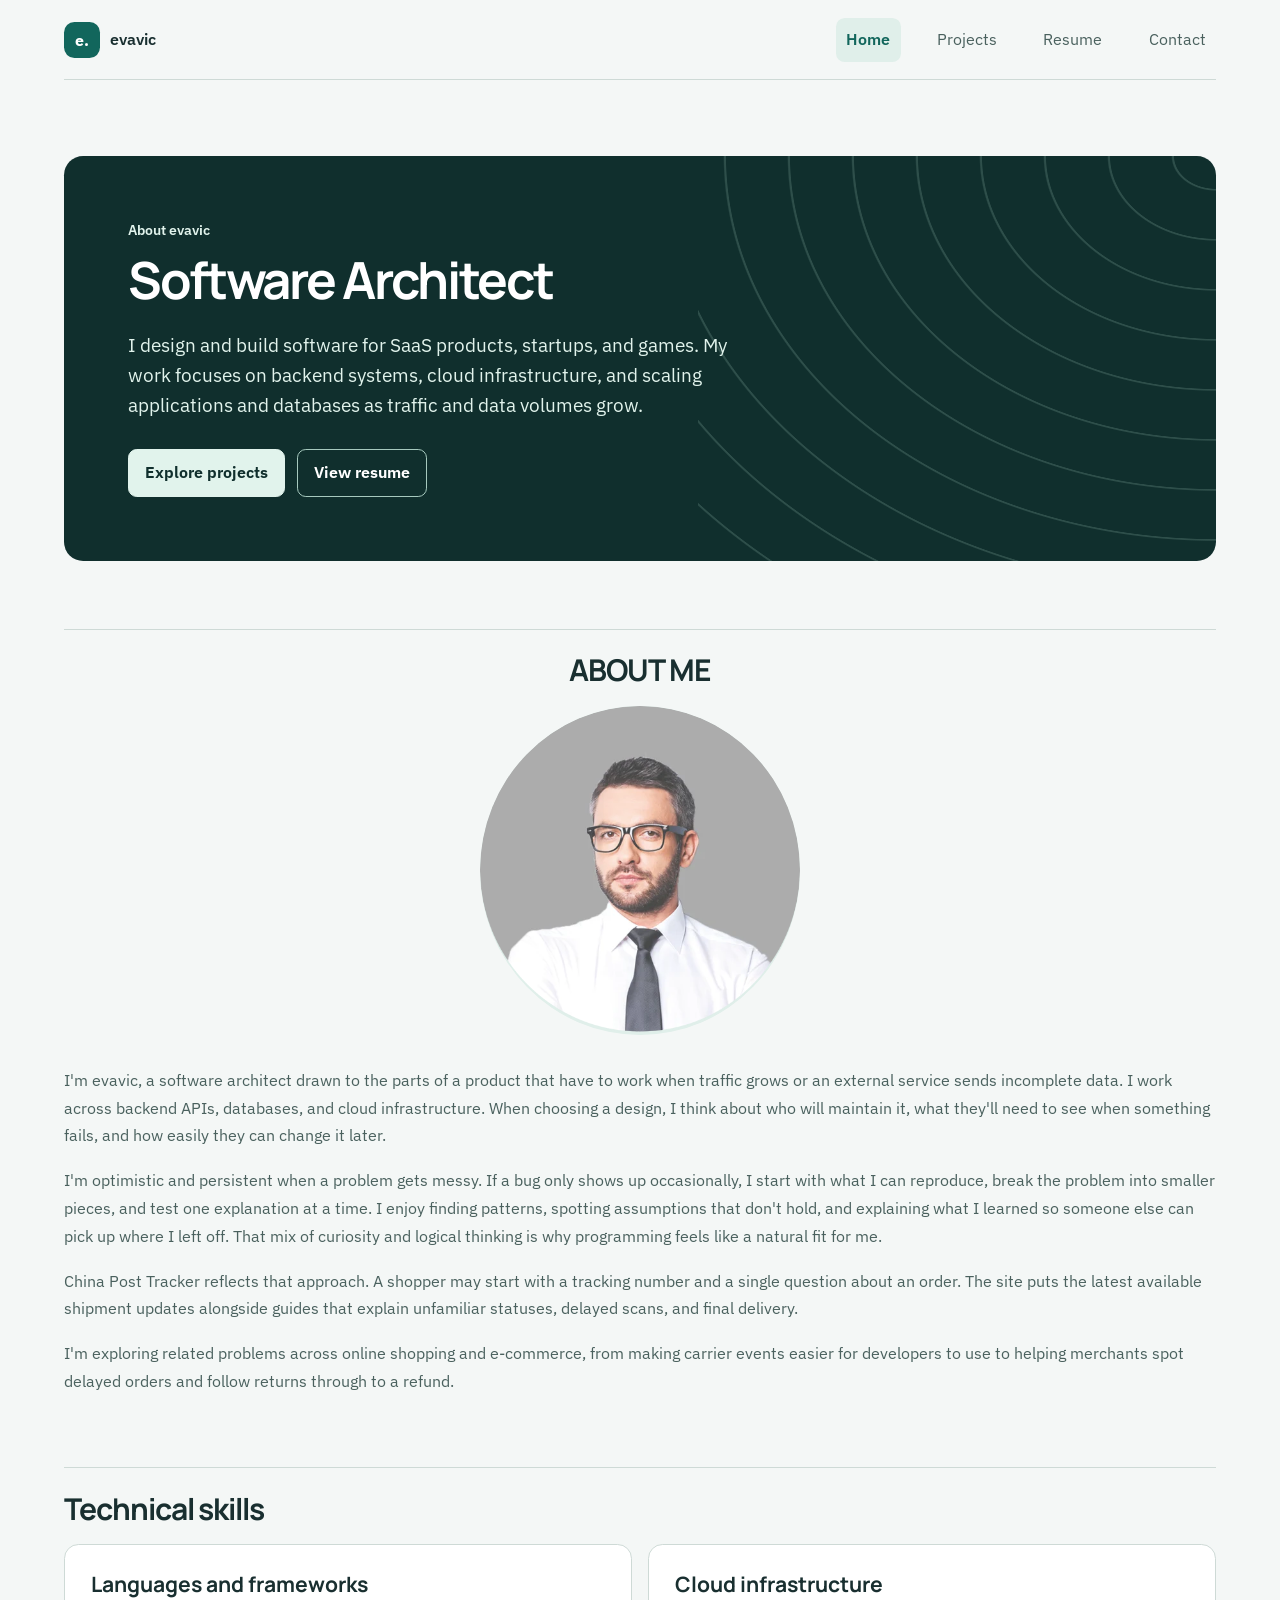
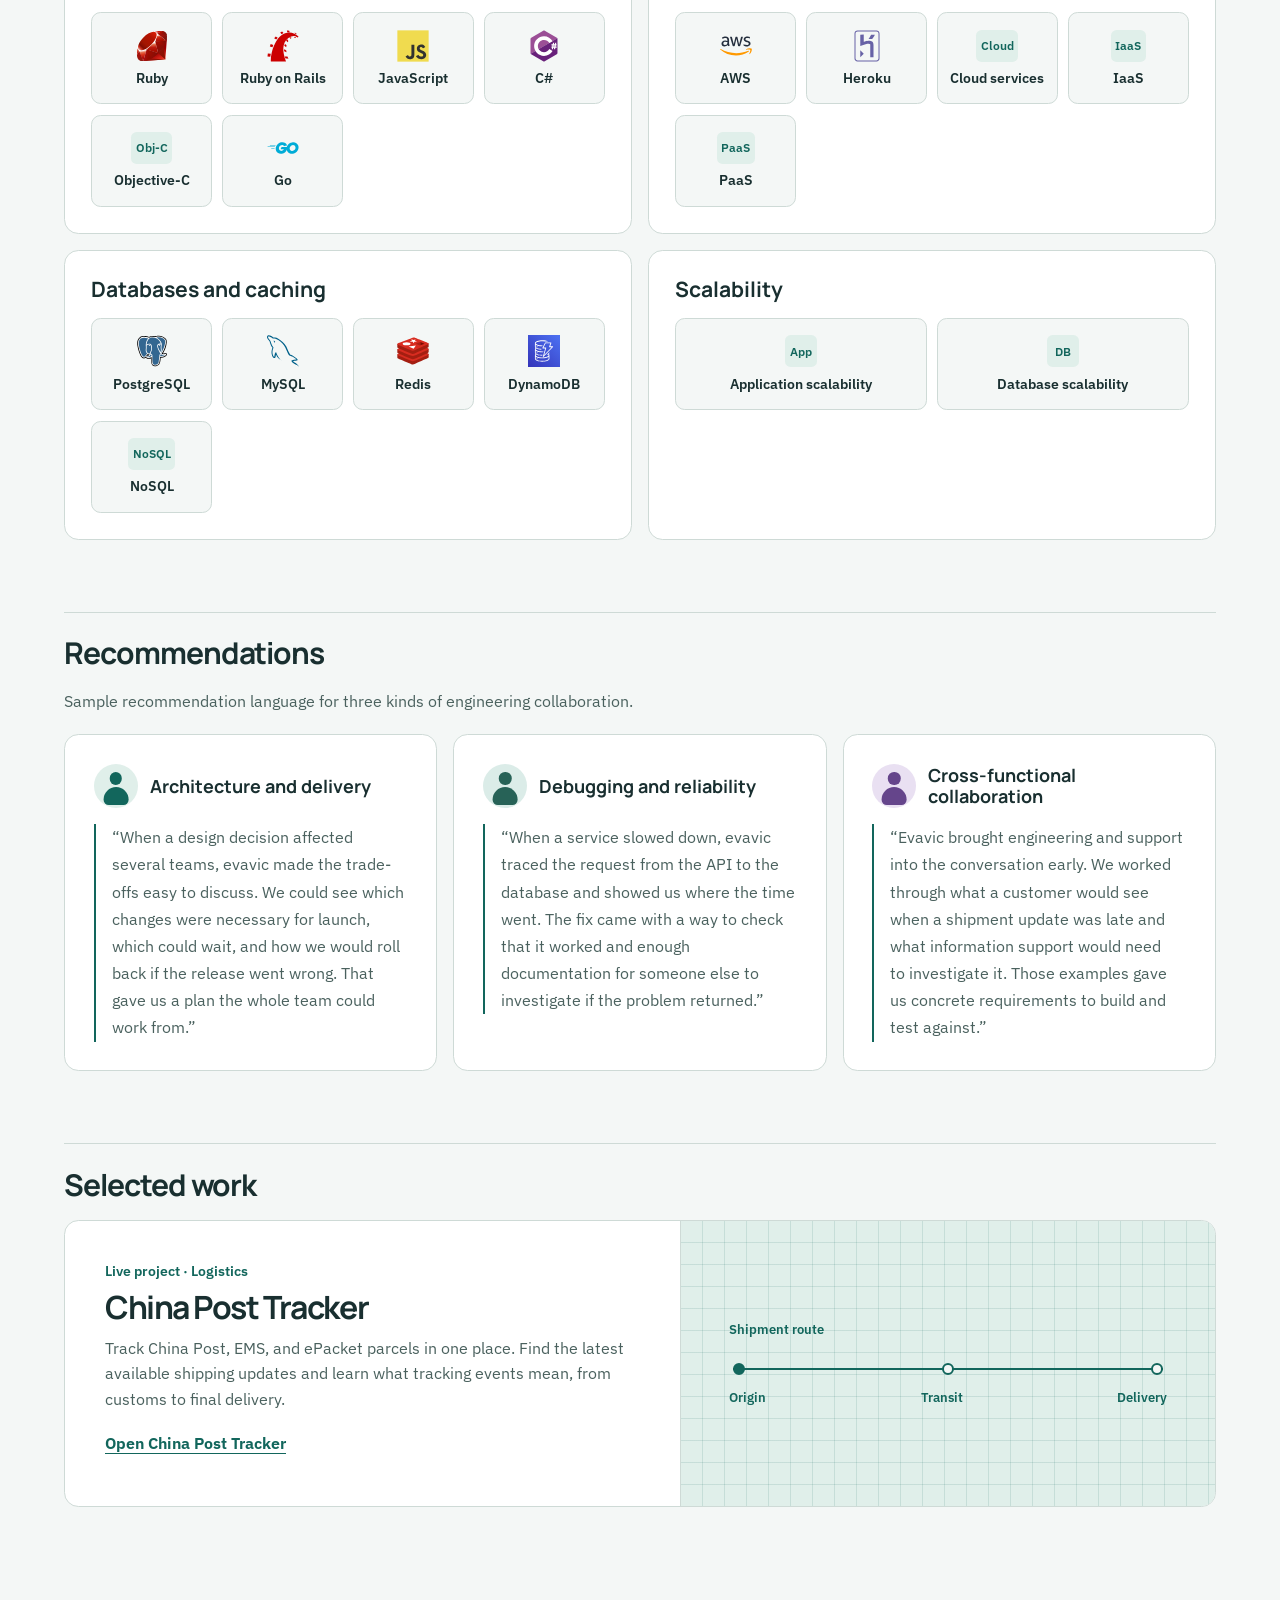
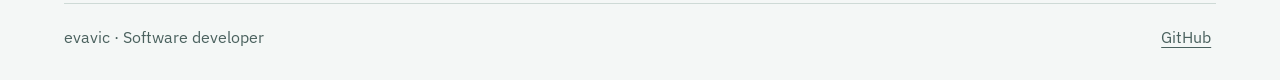
<file: index.html>
<!doctype html>
<html lang="en">
<head>
  <meta charset="utf-8">
  <meta name="viewport" content="width=device-width, initial-scale=1">
  <meta name="description" content="About evavic, a software architect focused on cloud platforms, web applications, and data systems.">
  <title>About | evavic</title>
  <link rel="stylesheet" href="https://fonts.googleapis.com/css2?family=IBM+Plex+Sans:wght@400;500;600;700&amp;family=Manrope:wght@600;700;800&amp;display=swap">
  <link rel="stylesheet" href="./assets/css/portfolio.css">
</head>
<body>
  <a class="skip" href="#content">Skip to content</a>
  <header class="site-header shell">
    <a class="brand" href="./" aria-label="evavic home"><span aria-hidden="true">e.</span> evavic</a>
    <nav aria-label="Main navigation"><a href="./" aria-current="page">Home</a><a href="./projects/">Projects</a><a href="./resume/">Resume</a><a href="./contact/">Contact</a></nav>
  </header>
  <main class="shell" id="content">
    <section class="hero" id="about">
      <p class="eyebrow">About evavic</p>
      <h1>Software Architect</h1>
      <p class="lede">I design and build software for SaaS products, startups, and games. My work focuses on backend systems, cloud infrastructure, and scaling applications and databases as traffic and data volumes grow.</p>
      <div class="actions"><a class="button primary" href="./projects/">Explore projects</a><a class="button" href="./resume/">View resume</a></div>
    </section>
    <section class="block" id="about-me" aria-labelledby="about-me-title">
      <h2 id="about-me-title">ABOUT ME</h2>
      <figure class="about-illustration">
        <img id="profile" src="./assets/images/evavic-profile.webp" alt="Portrait of evavic" width="500" height="515" loading="lazy">
      </figure>
      <div class="project-story">
        <p>I'm evavic, a software architect drawn to the parts of a product that have to work when traffic grows or an external service sends incomplete data. I work across backend APIs, databases, and cloud infrastructure. When choosing a design, I think about who will maintain it, what they'll need to see when something fails, and how easily they can change it later.</p>
        <p>I'm optimistic and persistent when a problem gets messy. If a bug only shows up occasionally, I start with what I can reproduce, break the problem into smaller pieces, and test one explanation at a time. I enjoy finding patterns, spotting assumptions that don't hold, and explaining what I learned so someone else can pick up where I left off. That mix of curiosity and logical thinking is why programming feels like a natural fit for me.</p>
        <p>China Post Tracker reflects that approach. A shopper may start with a tracking number and a single question about an order. The site puts the latest available shipment updates alongside guides that explain unfamiliar statuses, delayed scans, and final delivery.</p>
        <p>I'm exploring related problems across online shopping and e-commerce, from making carrier events easier for developers to use to helping merchants spot delayed orders and follow returns through to a refund.</p>
      </div>
    </section>
    <section class="block" aria-labelledby="technical-skills">
      <h2 id="technical-skills">Technical skills</h2>
      <div class="grid skills-grid">
        <section class="concept">
          <h3>Languages and frameworks</h3>
          <ul class="skill-list">
            <li><img src="./assets/icons/skills/ruby.svg" alt="" width="32" height="32" loading="lazy"><span>Ruby</span></li>
            <li><img src="./assets/icons/skills/rails.svg" alt="" width="32" height="32" loading="lazy"><span>Ruby on Rails</span></li>
            <li><img src="./assets/icons/skills/javascript.svg" alt="" width="32" height="32" loading="lazy"><span>JavaScript</span></li>
            <li><img src="./assets/icons/skills/csharp.svg" alt="" width="32" height="32" loading="lazy"><span>C#</span></li>
            <li><span class="skill-mark" aria-hidden="true">Obj-C</span><span>Objective-C</span></li>
            <li><img src="./assets/icons/skills/go.svg" alt="" width="32" height="32" loading="lazy"><span>Go</span></li>
          </ul>
        </section>
        <section class="concept">
          <h3>Cloud infrastructure</h3>
          <ul class="skill-list">
            <li><img src="./assets/icons/skills/amazonwebservices.svg" alt="" width="32" height="32" loading="lazy"><span>AWS</span></li>
            <li><img src="./assets/icons/skills/heroku.svg" alt="" width="32" height="32" loading="lazy"><span>Heroku</span></li>
            <li><span class="skill-mark" aria-hidden="true">Cloud</span><span>Cloud services</span></li>
            <li><span class="skill-mark" aria-hidden="true">IaaS</span><span>IaaS</span></li>
            <li><span class="skill-mark" aria-hidden="true">PaaS</span><span>PaaS</span></li>
          </ul>
        </section>
        <section class="concept">
          <h3>Databases and caching</h3>
          <ul class="skill-list">
            <li><img src="./assets/icons/skills/postgresql.svg" alt="" width="32" height="32" loading="lazy"><span>PostgreSQL</span></li>
            <li><img src="./assets/icons/skills/mysql.svg" alt="" width="32" height="32" loading="lazy"><span>MySQL</span></li>
            <li><img src="./assets/icons/skills/redis.svg" alt="" width="32" height="32" loading="lazy"><span>Redis</span></li>
            <li><img src="./assets/icons/skills/dynamodb.svg" alt="" width="32" height="32" loading="lazy"><span>DynamoDB</span></li>
            <li><span class="skill-mark" aria-hidden="true">NoSQL</span><span>NoSQL</span></li>
          </ul>
        </section>
        <section class="concept">
          <h3>Scalability</h3>
          <ul class="skill-list">
            <li><span class="skill-mark" aria-hidden="true">App</span><span>Application scalability</span></li>
            <li><span class="skill-mark" aria-hidden="true">DB</span><span>Database scalability</span></li>
          </ul>
        </section>
      </div>
    </section>
    <section class="block" id="recommendations" aria-labelledby="recommendations-title">
      <h2 id="recommendations-title">Recommendations</h2>
      <p class="recommendations-note">Sample recommendation language for three kinds of engineering collaboration.</p>
      <div class="grid recommendations-grid">
        <article class="concept recommendation">
          <header class="recommendation-header"><span class="recommendation-avatar" aria-hidden="true"></span><h3>Architecture and delivery</h3></header>
          <blockquote><p>“When a design decision affected several teams, evavic made the trade-offs easy to discuss. We could see which changes were necessary for launch, which could wait, and how we would roll back if the release went wrong. That gave us a plan the whole team could work from.”</p></blockquote>
        </article>
        <article class="concept recommendation">
          <header class="recommendation-header"><span class="recommendation-avatar" aria-hidden="true"></span><h3>Debugging and reliability</h3></header>
          <blockquote><p>“When a service slowed down, evavic traced the request from the API to the database and showed us where the time went. The fix came with a way to check that it worked and enough documentation for someone else to investigate if the problem returned.”</p></blockquote>
        </article>
        <article class="concept recommendation">
          <header class="recommendation-header"><span class="recommendation-avatar" aria-hidden="true"></span><h3>Cross-functional collaboration</h3></header>
          <blockquote><p>“Evavic brought engineering and support into the conversation early. We worked through what a customer would see when a shipment update was late and what information support would need to investigate it. Those examples gave us concrete requirements to build and test against.”</p></blockquote>
        </article>
      </div>
    </section>
    <section class="block" aria-labelledby="selected"><h2 id="selected">Selected work</h2><article class="featured">
      <div class="feature-copy"><p class="eyebrow">Live project · Logistics</p>
        <h3>China Post Tracker</h3>
        <p>Track China Post, EMS, and ePacket parcels in one place. Find the latest available shipping updates and learn what tracking events mean, from customs to final delivery.</p>
        <a class="text-link" href="https://chinaposttracker.com/">Open China Post Tracker</a>
      </div>
      <div class="route-art" aria-hidden="true"><span>Shipment route</span><div class="route"><i></i><i></i><i></i></div><div class="route-labels"><span>Origin</span><span>Transit</span><span>Delivery</span></div></div>
    </article></section>
  </main>
  <footer class="shell footer"><span>evavic · Software developer</span><a href="https://github.com/evavicstudio">GitHub</a></footer>
</body>
</html>
</file>
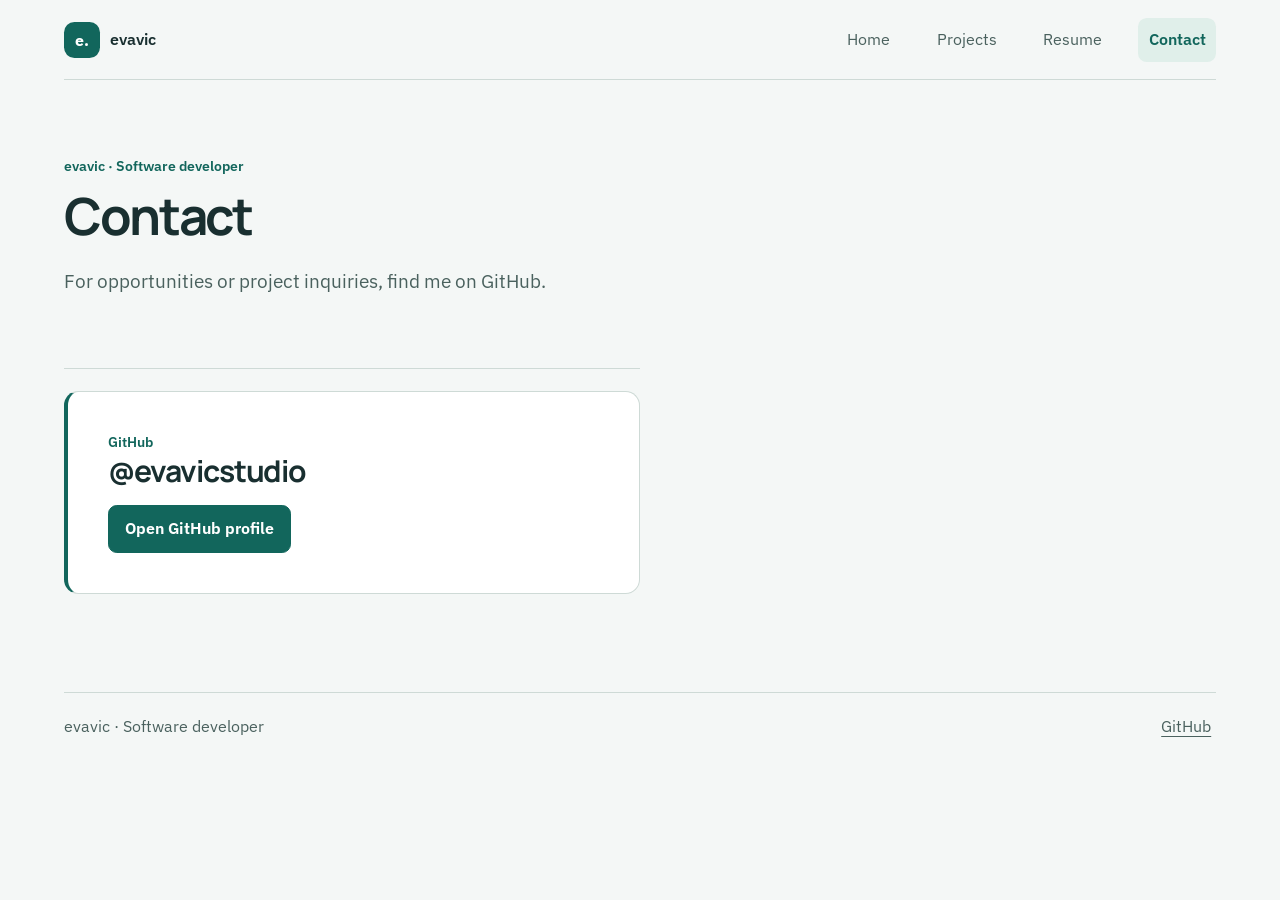
<file: contact/index.html>
<!doctype html>
<html lang="en">
<head>
  <meta charset="utf-8">
  <meta name="viewport" content="width=device-width, initial-scale=1">
  <meta name="description" content="Contact — evavic, software developer.">
  <title>Contact | evavic</title>
  <link rel="stylesheet" href="https://fonts.googleapis.com/css2?family=IBM+Plex+Sans:wght@400;500;600;700&amp;family=Manrope:wght@600;700;800&amp;display=swap">
  <link rel="stylesheet" href="../assets/css/portfolio.css">
</head>
<body>
  <a class="skip" href="#content">Skip to content</a>
  <header class="site-header shell">
    <a class="brand" href="../" aria-label="evavic home"><span aria-hidden="true">e.</span> evavic</a>
    <nav aria-label="Main navigation"><a href="../">Home</a><a href="../projects/">Projects</a><a href="../resume/">Resume</a><a href="../contact/" aria-current="page">Contact</a></nav>
  </header>
  <main class="shell contact-page" id="content">
    <section class="page-head"><p class="eyebrow">evavic · Software developer</p><h1>Contact</h1><p class="lede">For opportunities or project inquiries, find me on GitHub.</p></section>
    <section class="block resume-block"><article class="concept"><p class="eyebrow">GitHub</p><h2>@evavicstudio</h2><a class="button primary" href="https://github.com/evavicstudio">Open GitHub profile</a></article></section>
  </main>
  <footer class="shell footer"><span>evavic · Software developer</span><a href="https://github.com/evavicstudio">GitHub</a></footer>
</body>
</html>
</file>
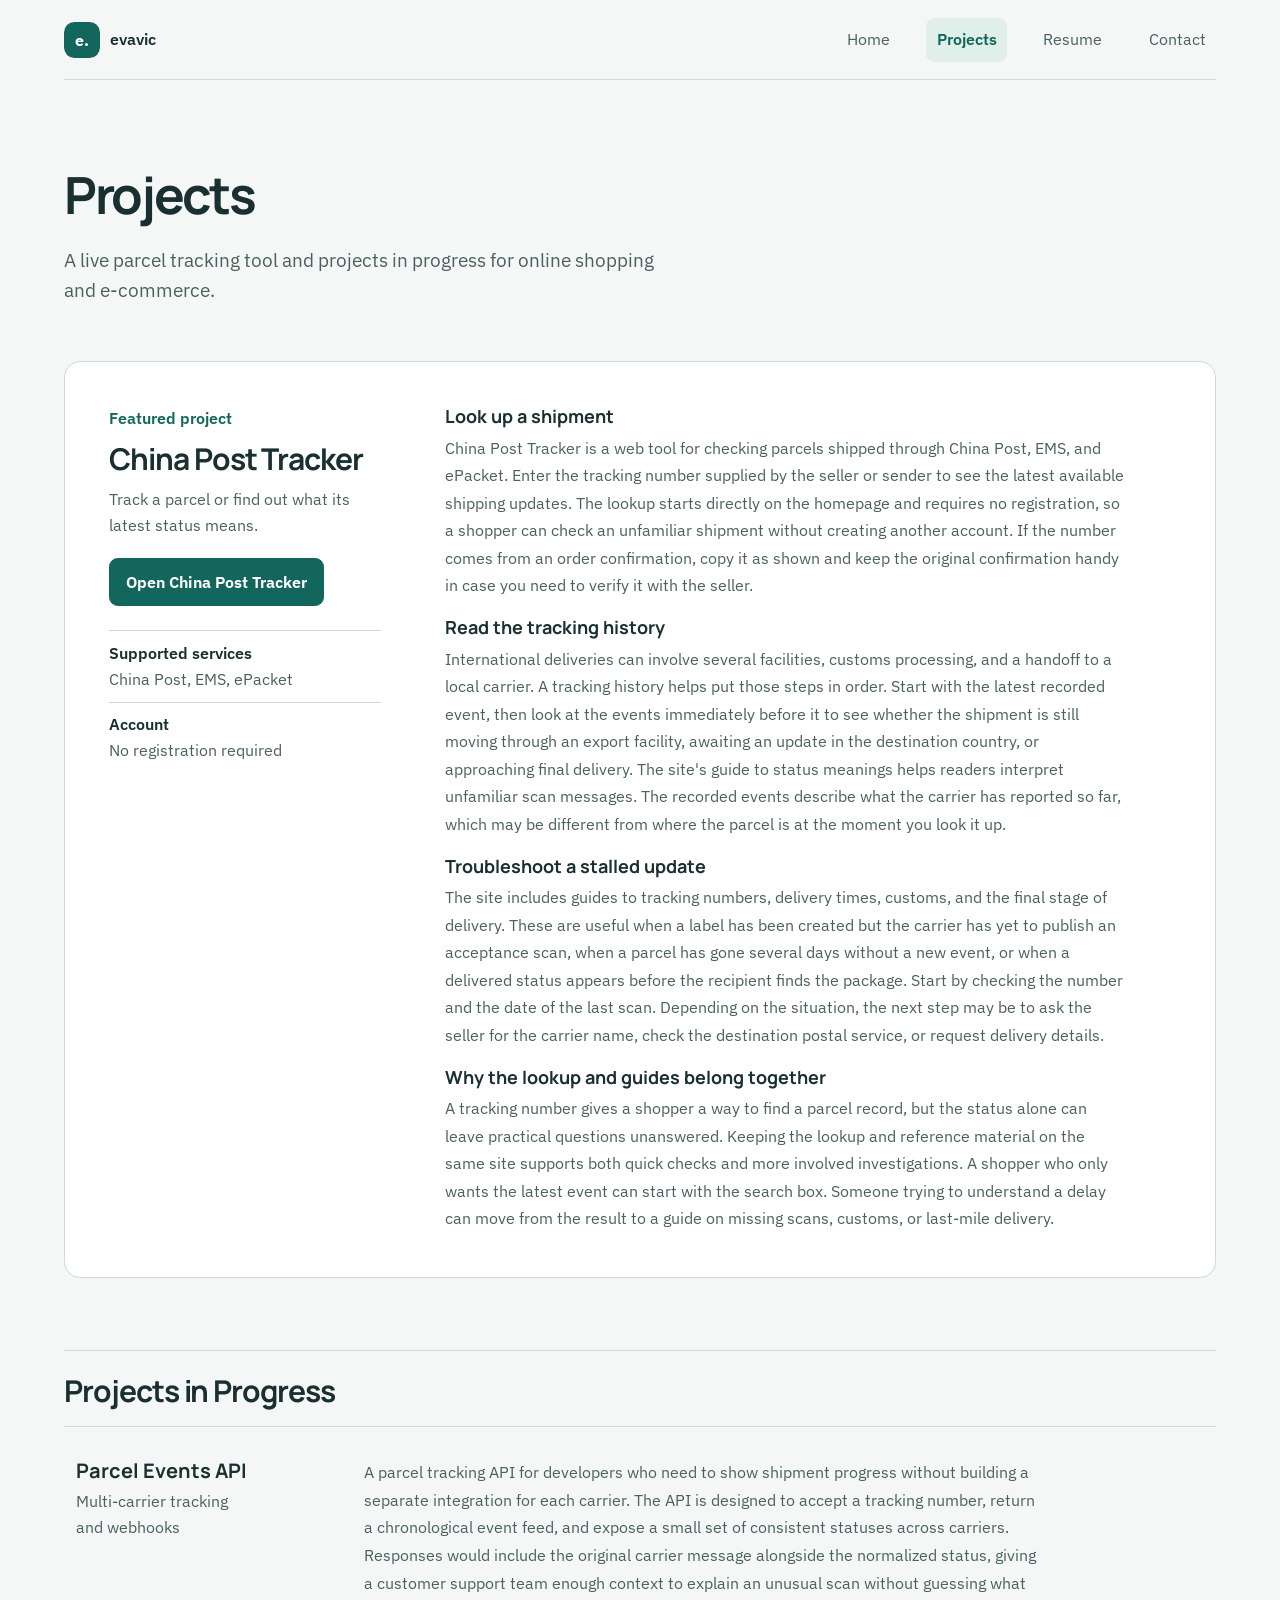
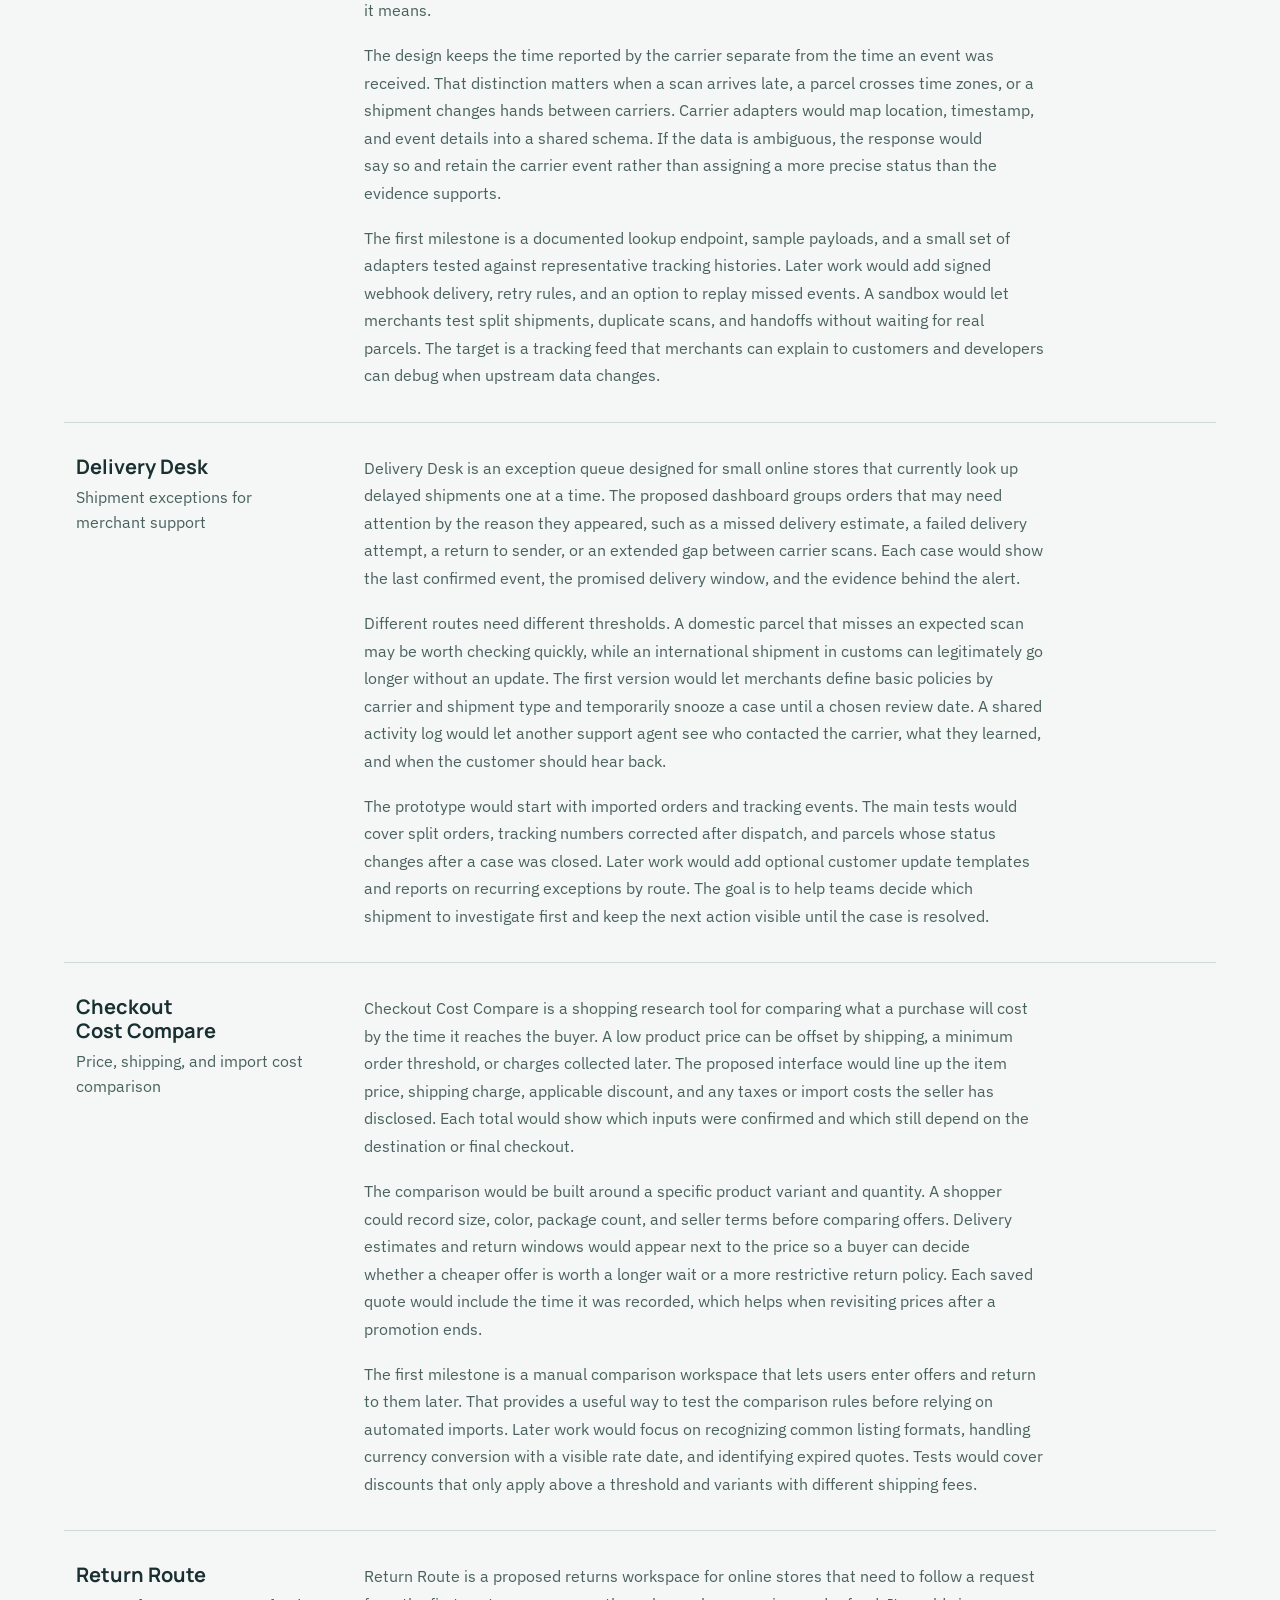
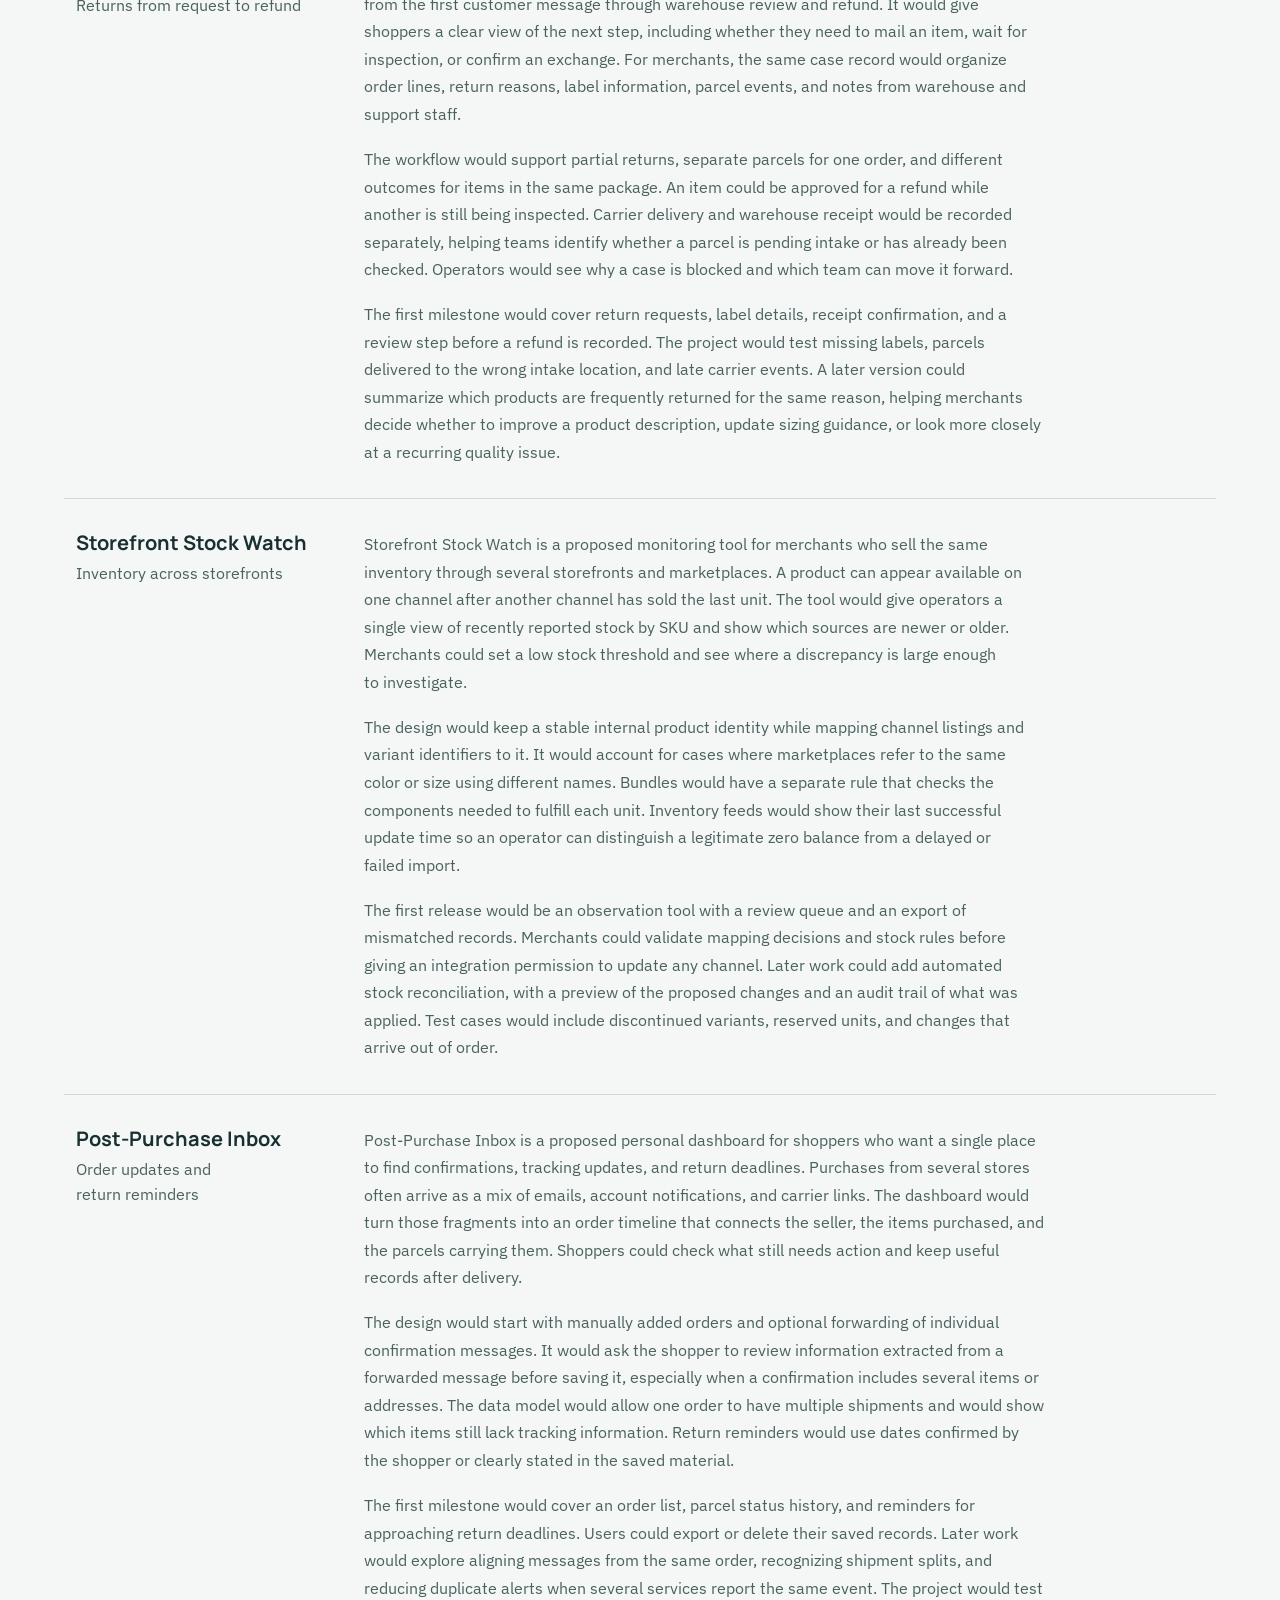
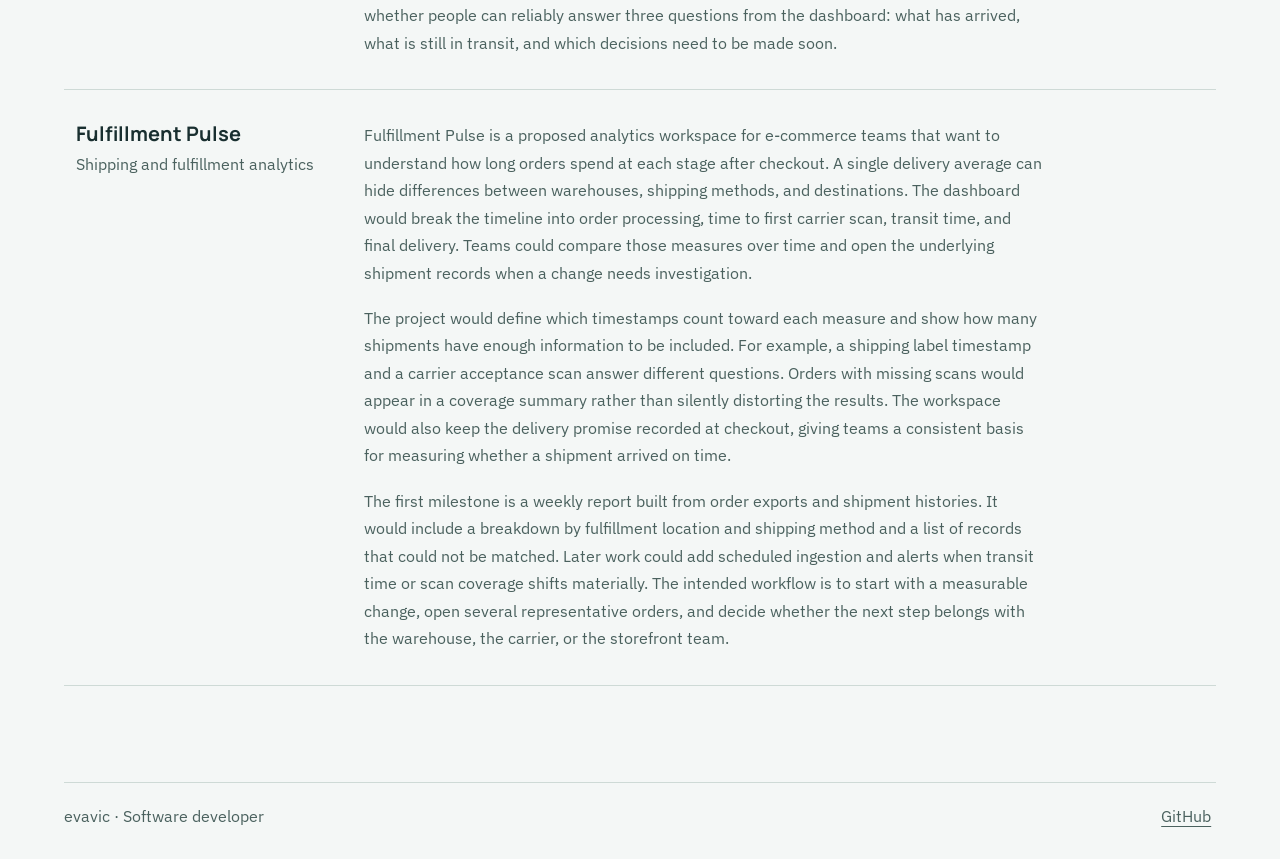
<file: projects/index.html>
<!doctype html>
<html lang="en">
<head>
  <meta charset="utf-8">
  <meta name="viewport" content="width=device-width, initial-scale=1">
  <meta name="description" content="Projects — evavic, software developer.">
  <title>Projects | evavic</title>
  <link rel="stylesheet" href="https://fonts.googleapis.com/css2?family=IBM+Plex+Sans:wght@400;500;600;700&amp;family=Manrope:wght@600;700;800&amp;display=swap">
  <link rel="stylesheet" href="../assets/css/portfolio.css">
</head>
<body>
  <a class="skip" href="#content">Skip to content</a>
  <header class="site-header shell">
    <a class="brand" href="../" aria-label="evavic home"><span aria-hidden="true">e.</span> evavic</a>
    <nav aria-label="Main navigation"><a href="../">Home</a><a href="../projects/" aria-current="page">Projects</a><a href="../resume/">Resume</a><a href="../contact/">Contact</a></nav>
  </header>
  <main class="shell projects-page" id="content">
    <section class="page-head"><h1>Projects</h1><p class="lede">A live parcel tracking tool and projects in progress for online shopping and e-commerce.</p></section>
    <section class="block project-feature" aria-labelledby="live">
      <div class="project-feature-intro">
        <p class="project-status">Featured project</p>
        <h2 id="live">China Post Tracker</h2>
        <p>Track a parcel or find out what its latest status means.</p>
        <a class="button primary" href="https://chinaposttracker.com/">Open China Post Tracker</a>
        <dl class="project-facts">
          <div><dt>Supported services</dt><dd>China Post, EMS, ePacket</dd></div>
          <div><dt>Account</dt><dd>No registration required</dd></div>
        </dl>
      </div>
      <div class="project-story">
        <section><h3>Look up a shipment</h3><p>China Post Tracker is a web tool for checking parcels shipped through China Post, EMS, and ePacket. Enter the tracking number supplied by the seller or sender to see the latest available shipping updates. The lookup starts directly on the homepage and requires no registration, so a shopper can check an unfamiliar shipment without creating another account. If the number comes from an order confirmation, copy it as shown and keep the original confirmation handy in case you need to verify it with the seller.</p></section>
        <section><h3>Read the tracking history</h3><p>International deliveries can involve several facilities, customs processing, and a handoff to a local carrier. A tracking history helps put those steps in order. Start with the latest recorded event, then look at the events immediately before it to see whether the shipment is still moving through an export facility, awaiting an update in the destination country, or approaching final delivery. The site's guide to status meanings helps readers interpret unfamiliar scan messages. The recorded events describe what the carrier has reported so far, which may be different from where the parcel is at the moment you look it up.</p></section>
        <section><h3>Troubleshoot a stalled update</h3><p>The site includes guides to tracking numbers, delivery times, customs, and the final stage of delivery. These are useful when a label has been created but the carrier has yet to publish an acceptance scan, when a parcel has gone several days without a new event, or when a delivered status appears before the recipient finds the package. Start by checking the number and the date of the last scan. Depending on the situation, the next step may be to ask the seller for the carrier name, check the destination postal service, or request delivery details.</p></section>
        <section><h3>Why the lookup and guides belong together</h3><p>A tracking number gives a shopper a way to find a parcel record, but the status alone can leave practical questions unanswered. Keeping the lookup and reference material on the same site supports both quick checks and more involved investigations. A shopper who only wants the latest event can start with the search box. Someone trying to understand a delay can move from the result to a guide on missing scans, customs, or last-mile delivery.</p></section>
      </div>
    </section>
    <section class="block" aria-labelledby="in-progress">
      <h2 id="in-progress">Projects in Progress</h2>
      <div class="project-list">
        <article class="project-entry">
          <header class="project-summary"><h3>Parcel Events API</h3><p>Multi-carrier tracking and webhooks</p></header>
          <div class="project-story">
            <p>A parcel tracking API for developers who need to show shipment progress without building a separate integration for each carrier. The API is designed to accept a tracking number, return a chronological event feed, and expose a small set of consistent statuses across carriers. Responses would include the original carrier message alongside the normalized status, giving a customer support team enough context to explain an unusual scan without guessing what it means.</p>
            <p>The design keeps the time reported by the carrier separate from the time an event was received. That distinction matters when a scan arrives late, a parcel crosses time zones, or a shipment changes hands between carriers. Carrier adapters would map location, timestamp, and event details into a shared schema. If the data is ambiguous, the response would say so and retain the carrier event rather than assigning a more precise status than the evidence supports.</p>
            <p>The first milestone is a documented lookup endpoint, sample payloads, and a small set of adapters tested against representative tracking histories. Later work would add signed webhook delivery, retry rules, and an option to replay missed events. A sandbox would let merchants test split shipments, duplicate scans, and handoffs without waiting for real parcels. The target is a tracking feed that merchants can explain to customers and developers can debug when upstream data changes.</p>
          </div>
        </article>
        <article class="project-entry">
          <header class="project-summary"><h3>Delivery Desk</h3><p>Shipment exceptions for merchant support</p></header>
          <div class="project-story">
            <p>Delivery Desk is an exception queue designed for small online stores that currently look up delayed shipments one at a time. The proposed dashboard groups orders that may need attention by the reason they appeared, such as a missed delivery estimate, a failed delivery attempt, a return to sender, or an extended gap between carrier scans. Each case would show the last confirmed event, the promised delivery window, and the evidence behind the alert.</p>
            <p>Different routes need different thresholds. A domestic parcel that misses an expected scan may be worth checking quickly, while an international shipment in customs can legitimately go longer without an update. The first version would let merchants define basic policies by carrier and shipment type and temporarily snooze a case until a chosen review date. A shared activity log would let another support agent see who contacted the carrier, what they learned, and when the customer should hear back.</p>
            <p>The prototype would start with imported orders and tracking events. The main tests would cover split orders, tracking numbers corrected after dispatch, and parcels whose status changes after a case was closed. Later work would add optional customer update templates and reports on recurring exceptions by route. The goal is to help teams decide which shipment to investigate first and keep the next action visible until the case is resolved.</p>
          </div>
        </article>
        <article class="project-entry">
          <header class="project-summary"><h3>Checkout Cost Compare</h3><p>Price, shipping, and import cost comparison</p></header>
          <div class="project-story">
            <p>Checkout Cost Compare is a shopping research tool for comparing what a purchase will cost by the time it reaches the buyer. A low product price can be offset by shipping, a minimum order threshold, or charges collected later. The proposed interface would line up the item price, shipping charge, applicable discount, and any taxes or import costs the seller has disclosed. Each total would show which inputs were confirmed and which still depend on the destination or final checkout.</p>
            <p>The comparison would be built around a specific product variant and quantity. A shopper could record size, color, package count, and seller terms before comparing offers. Delivery estimates and return windows would appear next to the price so a buyer can decide whether a cheaper offer is worth a longer wait or a more restrictive return policy. Each saved quote would include the time it was recorded, which helps when revisiting prices after a promotion ends.</p>
            <p>The first milestone is a manual comparison workspace that lets users enter offers and return to them later. That provides a useful way to test the comparison rules before relying on automated imports. Later work would focus on recognizing common listing formats, handling currency conversion with a visible rate date, and identifying expired quotes. Tests would cover discounts that only apply above a threshold and variants with different shipping fees.</p>
          </div>
        </article>
        <article class="project-entry">
          <header class="project-summary"><h3>Return Route</h3><p>Returns from request to refund</p></header>
          <div class="project-story">
            <p>Return Route is a proposed returns workspace for online stores that need to follow a request from the first customer message through warehouse review and refund. It would give shoppers a clear view of the next step, including whether they need to mail an item, wait for inspection, or confirm an exchange. For merchants, the same case record would organize order lines, return reasons, label information, parcel events, and notes from warehouse and support staff.</p>
            <p>The workflow would support partial returns, separate parcels for one order, and different outcomes for items in the same package. An item could be approved for a refund while another is still being inspected. Carrier delivery and warehouse receipt would be recorded separately, helping teams identify whether a parcel is pending intake or has already been checked. Operators would see why a case is blocked and which team can move it forward.</p>
            <p>The first milestone would cover return requests, label details, receipt confirmation, and a review step before a refund is recorded. The project would test missing labels, parcels delivered to the wrong intake location, and late carrier events. A later version could summarize which products are frequently returned for the same reason, helping merchants decide whether to improve a product description, update sizing guidance, or look more closely at a recurring quality issue.</p>
          </div>
        </article>
        <article class="project-entry">
          <header class="project-summary"><h3>Storefront Stock Watch</h3><p>Inventory across storefronts</p></header>
          <div class="project-story">
            <p>Storefront Stock Watch is a proposed monitoring tool for merchants who sell the same inventory through several storefronts and marketplaces. A product can appear available on one channel after another channel has sold the last unit. The tool would give operators a single view of recently reported stock by SKU and show which sources are newer or older. Merchants could set a low stock threshold and see where a discrepancy is large enough to investigate.</p>
            <p>The design would keep a stable internal product identity while mapping channel listings and variant identifiers to it. It would account for cases where marketplaces refer to the same color or size using different names. Bundles would have a separate rule that checks the components needed to fulfill each unit. Inventory feeds would show their last successful update time so an operator can distinguish a legitimate zero balance from a delayed or failed import.</p>
            <p>The first release would be an observation tool with a review queue and an export of mismatched records. Merchants could validate mapping decisions and stock rules before giving an integration permission to update any channel. Later work could add automated stock reconciliation, with a preview of the proposed changes and an audit trail of what was applied. Test cases would include discontinued variants, reserved units, and changes that arrive out of order.</p>
          </div>
        </article>
        <article class="project-entry">
          <header class="project-summary"><h3>Post-Purchase Inbox</h3><p>Order updates and return reminders</p></header>
          <div class="project-story">
            <p>Post-Purchase Inbox is a proposed personal dashboard for shoppers who want a single place to find confirmations, tracking updates, and return deadlines. Purchases from several stores often arrive as a mix of emails, account notifications, and carrier links. The dashboard would turn those fragments into an order timeline that connects the seller, the items purchased, and the parcels carrying them. Shoppers could check what still needs action and keep useful records after delivery.</p>
            <p>The design would start with manually added orders and optional forwarding of individual confirmation messages. It would ask the shopper to review information extracted from a forwarded message before saving it, especially when a confirmation includes several items or addresses. The data model would allow one order to have multiple shipments and would show which items still lack tracking information. Return reminders would use dates confirmed by the shopper or clearly stated in the saved material.</p>
            <p>The first milestone would cover an order list, parcel status history, and reminders for approaching return deadlines. Users could export or delete their saved records. Later work would explore aligning messages from the same order, recognizing shipment splits, and reducing duplicate alerts when several services report the same event. The project would test whether people can reliably answer three questions from the dashboard: what has arrived, what is still in transit, and which decisions need to be made soon.</p>
          </div>
        </article>
        <article class="project-entry">
          <header class="project-summary"><h3>Fulfillment Pulse</h3><p>Shipping and fulfillment analytics</p></header>
          <div class="project-story">
            <p>Fulfillment Pulse is a proposed analytics workspace for e-commerce teams that want to understand how long orders spend at each stage after checkout. A single delivery average can hide differences between warehouses, shipping methods, and destinations. The dashboard would break the timeline into order processing, time to first carrier scan, transit time, and final delivery. Teams could compare those measures over time and open the underlying shipment records when a change needs investigation.</p>
            <p>The project would define which timestamps count toward each measure and show how many shipments have enough information to be included. For example, a shipping label timestamp and a carrier acceptance scan answer different questions. Orders with missing scans would appear in a coverage summary rather than silently distorting the results. The workspace would also keep the delivery promise recorded at checkout, giving teams a consistent basis for measuring whether a shipment arrived on time.</p>
            <p>The first milestone is a weekly report built from order exports and shipment histories. It would include a breakdown by fulfillment location and shipping method and a list of records that could not be matched. Later work could add scheduled ingestion and alerts when transit time or scan coverage shifts materially. The intended workflow is to start with a measurable change, open several representative orders, and decide whether the next step belongs with the warehouse, the carrier, or the storefront team.</p>
          </div>
        </article>
      </div>
    </section>
  </main>
  <footer class="shell footer"><span>evavic · Software developer</span><a href="https://github.com/evavicstudio">GitHub</a></footer>
</body>
</html>
</file>
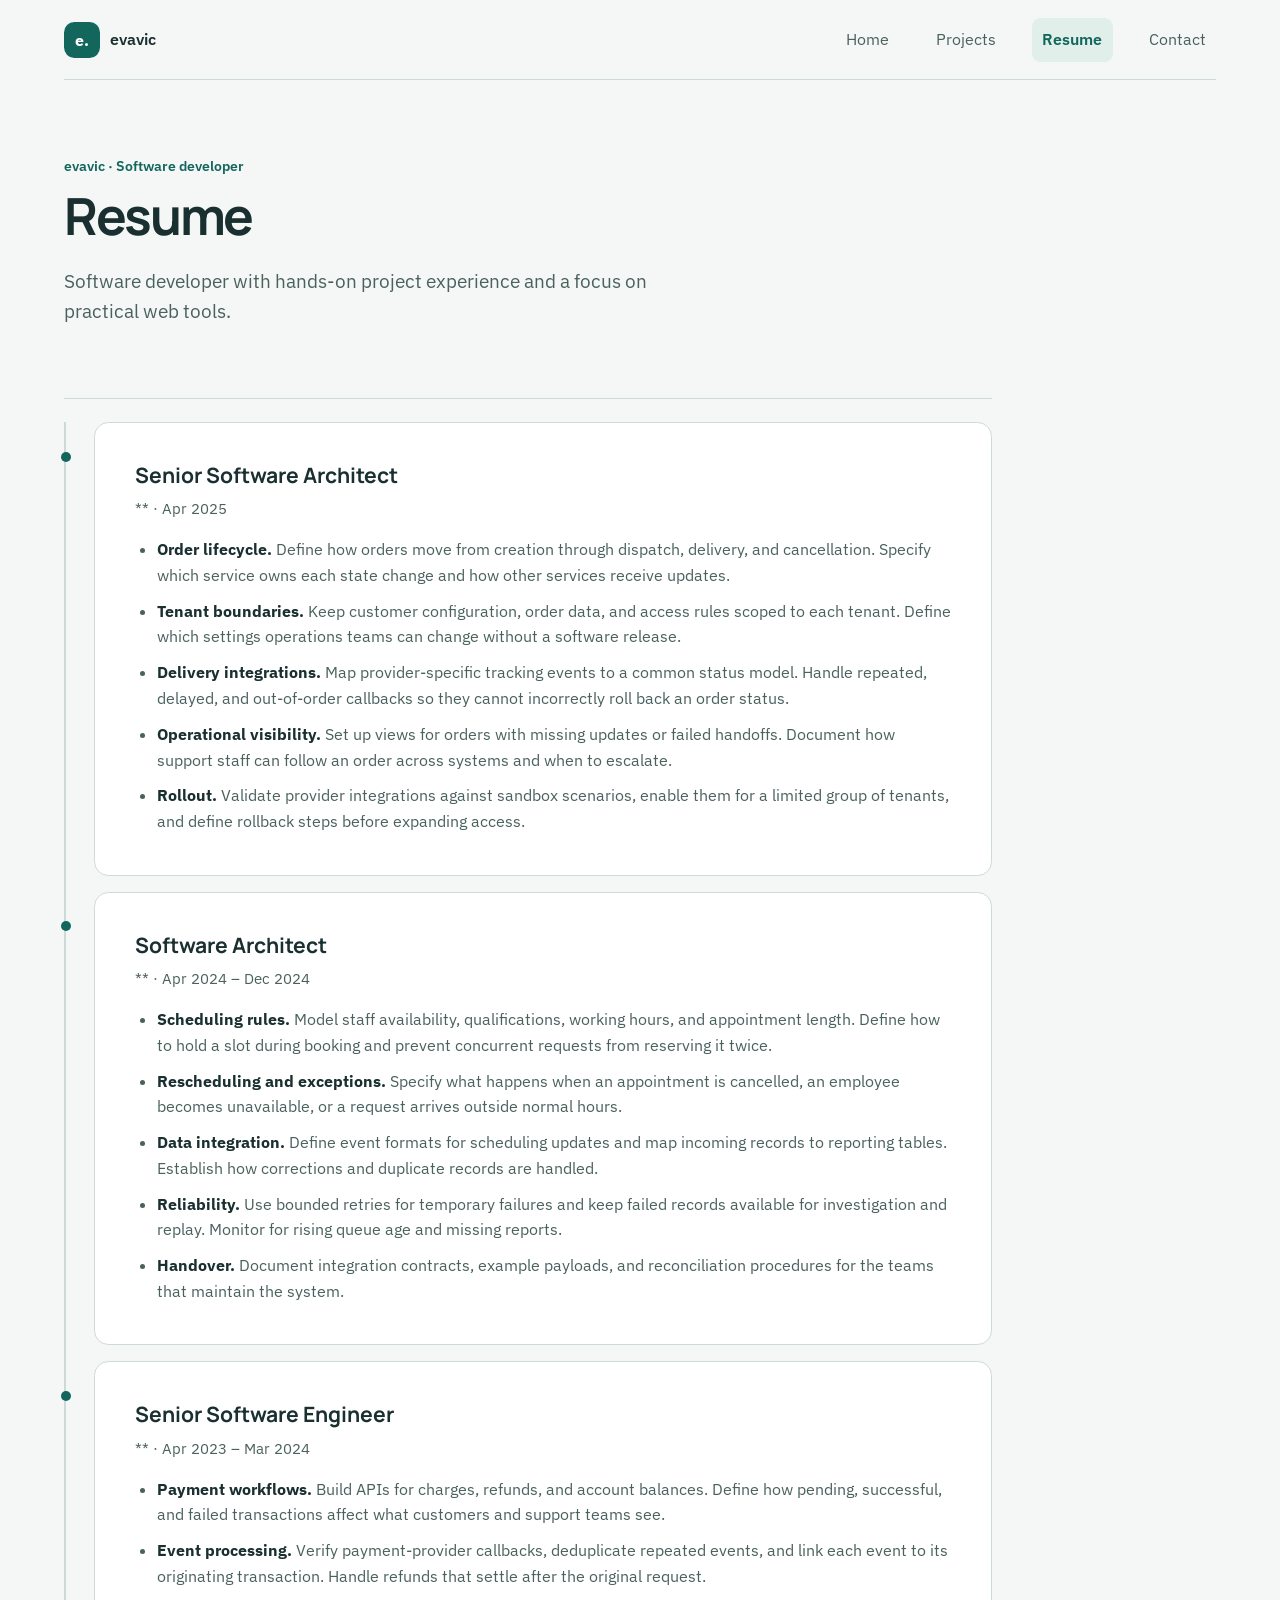
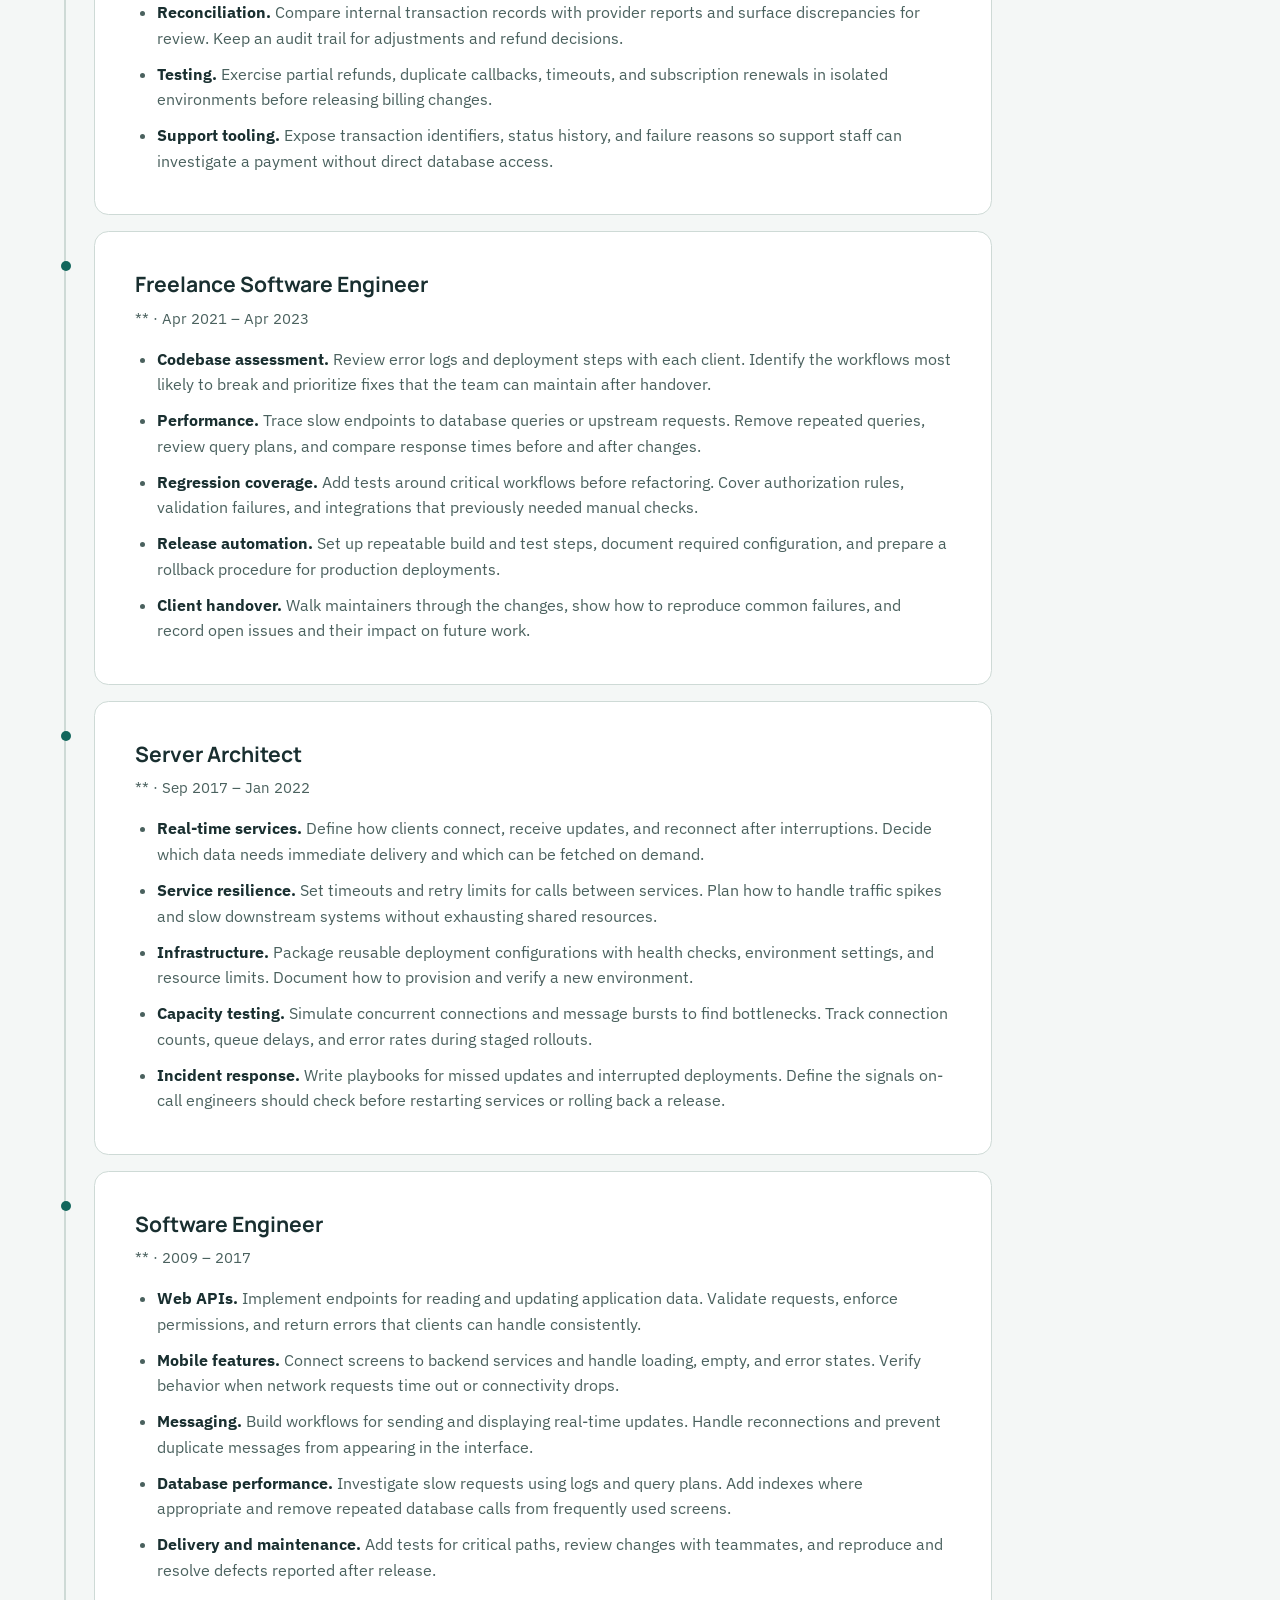
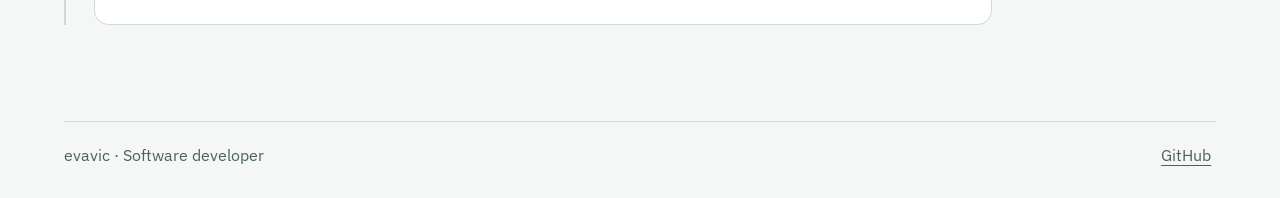
<file: resume/index.html>
<!doctype html>
<html lang="en">
<head>
  <meta charset="utf-8">
  <meta name="viewport" content="width=device-width, initial-scale=1">
  <meta name="description" content="Resume — evavic, software developer.">
  <title>Resume | evavic</title>
  <link rel="stylesheet" href="https://fonts.googleapis.com/css2?family=IBM+Plex+Sans:wght@400;500;600;700&amp;family=Manrope:wght@600;700;800&amp;display=swap">
  <link rel="stylesheet" href="../assets/css/portfolio.css">
</head>
<body>
  <a class="skip" href="#content">Skip to content</a>
  <header class="site-header shell">
    <a class="brand" href="../" aria-label="evavic home"><span aria-hidden="true">e.</span> evavic</a>
    <nav aria-label="Main navigation"><a href="../">Home</a><a href="../projects/">Projects</a><a href="../resume/" aria-current="page">Resume</a><a href="../contact/">Contact</a></nav>
  </header>
  <main class="shell resume-page" id="content">
    <section class="page-head"><p class="eyebrow">evavic · Software developer</p><h1>Resume</h1><p class="lede">Software developer with hands-on project experience and a focus on practical web tools.</p></section>
    <div class="block resume-block">
      <div class="resume-timeline">
      <article class="concept">
        <h3>Senior Software Architect</h3>
        <p><span aria-label="Company withheld">**</span> · Apr 2025</p>
        <ul class="responsibilities">
          <li><strong>Order lifecycle.</strong> Define how orders move from creation through dispatch, delivery, and cancellation. Specify which service owns each state change and how other services receive updates.</li>
          <li><strong>Tenant boundaries.</strong> Keep customer configuration, order data, and access rules scoped to each tenant. Define which settings operations teams can change without a software release.</li>
          <li><strong>Delivery integrations.</strong> Map provider-specific tracking events to a common status model. Handle repeated, delayed, and out-of-order callbacks so they cannot incorrectly roll back an order status.</li>
          <li><strong>Operational visibility.</strong> Set up views for orders with missing updates or failed handoffs. Document how support staff can follow an order across systems and when to escalate.</li>
          <li><strong>Rollout.</strong> Validate provider integrations against sandbox scenarios, enable them for a limited group of tenants, and define rollback steps before expanding access.</li>
        </ul>
      </article>
      <article class="concept">
        <h3>Software Architect</h3>
        <p><span aria-label="Company withheld">**</span> · Apr 2024 – Dec 2024</p>
        <ul class="responsibilities">
          <li><strong>Scheduling rules.</strong> Model staff availability, qualifications, working hours, and appointment length. Define how to hold a slot during booking and prevent concurrent requests from reserving it twice.</li>
          <li><strong>Rescheduling and exceptions.</strong> Specify what happens when an appointment is cancelled, an employee becomes unavailable, or a request arrives outside normal hours.</li>
          <li><strong>Data integration.</strong> Define event formats for scheduling updates and map incoming records to reporting tables. Establish how corrections and duplicate records are handled.</li>
          <li><strong>Reliability.</strong> Use bounded retries for temporary failures and keep failed records available for investigation and replay. Monitor for rising queue age and missing reports.</li>
          <li><strong>Handover.</strong> Document integration contracts, example payloads, and reconciliation procedures for the teams that maintain the system.</li>
        </ul>
      </article>
      <article class="concept">
        <h3>Senior Software Engineer</h3>
        <p><span aria-label="Company withheld">**</span> · Apr 2023 – Mar 2024</p>
        <ul class="responsibilities">
          <li><strong>Payment workflows.</strong> Build APIs for charges, refunds, and account balances. Define how pending, successful, and failed transactions affect what customers and support teams see.</li>
          <li><strong>Event processing.</strong> Verify payment-provider callbacks, deduplicate repeated events, and link each event to its originating transaction. Handle refunds that settle after the original request.</li>
          <li><strong>Reconciliation.</strong> Compare internal transaction records with provider reports and surface discrepancies for review. Keep an audit trail for adjustments and refund decisions.</li>
          <li><strong>Testing.</strong> Exercise partial refunds, duplicate callbacks, timeouts, and subscription renewals in isolated environments before releasing billing changes.</li>
          <li><strong>Support tooling.</strong> Expose transaction identifiers, status history, and failure reasons so support staff can investigate a payment without direct database access.</li>
        </ul>
      </article>
      <article class="concept">
        <h3>Freelance Software Engineer</h3>
        <p><span aria-label="Company withheld">**</span> · Apr 2021 – Apr 2023</p>
        <ul class="responsibilities">
          <li><strong>Codebase assessment.</strong> Review error logs and deployment steps with each client. Identify the workflows most likely to break and prioritize fixes that the team can maintain after handover.</li>
          <li><strong>Performance.</strong> Trace slow endpoints to database queries or upstream requests. Remove repeated queries, review query plans, and compare response times before and after changes.</li>
          <li><strong>Regression coverage.</strong> Add tests around critical workflows before refactoring. Cover authorization rules, validation failures, and integrations that previously needed manual checks.</li>
          <li><strong>Release automation.</strong> Set up repeatable build and test steps, document required configuration, and prepare a rollback procedure for production deployments.</li>
          <li><strong>Client handover.</strong> Walk maintainers through the changes, show how to reproduce common failures, and record open issues and their impact on future work.</li>
        </ul>
      </article>
      <article class="concept">
        <h3>Server Architect</h3>
        <p><span aria-label="Company withheld">**</span> · Sep 2017 – Jan 2022</p>
        <ul class="responsibilities">
          <li><strong>Real-time services.</strong> Define how clients connect, receive updates, and reconnect after interruptions. Decide which data needs immediate delivery and which can be fetched on demand.</li>
          <li><strong>Service resilience.</strong> Set timeouts and retry limits for calls between services. Plan how to handle traffic spikes and slow downstream systems without exhausting shared resources.</li>
          <li><strong>Infrastructure.</strong> Package reusable deployment configurations with health checks, environment settings, and resource limits. Document how to provision and verify a new environment.</li>
          <li><strong>Capacity testing.</strong> Simulate concurrent connections and message bursts to find bottlenecks. Track connection counts, queue delays, and error rates during staged rollouts.</li>
          <li><strong>Incident response.</strong> Write playbooks for missed updates and interrupted deployments. Define the signals on-call engineers should check before restarting services or rolling back a release.</li>
        </ul>
      </article>
      <article class="concept">
        <h3>Software Engineer</h3>
        <p><span aria-label="Company withheld">**</span> · 2009 – 2017</p>
        <ul class="responsibilities">
          <li><strong>Web APIs.</strong> Implement endpoints for reading and updating application data. Validate requests, enforce permissions, and return errors that clients can handle consistently.</li>
          <li><strong>Mobile features.</strong> Connect screens to backend services and handle loading, empty, and error states. Verify behavior when network requests time out or connectivity drops.</li>
          <li><strong>Messaging.</strong> Build workflows for sending and displaying real-time updates. Handle reconnections and prevent duplicate messages from appearing in the interface.</li>
          <li><strong>Database performance.</strong> Investigate slow requests using logs and query plans. Add indexes where appropriate and remove repeated database calls from frequently used screens.</li>
          <li><strong>Delivery and maintenance.</strong> Add tests for critical paths, review changes with teammates, and reproduce and resolve defects reported after release.</li>
        </ul>
      </article>
      </div>
    </div>
  </main>
  <footer class="shell footer"><span>evavic · Software developer</span><a href="https://github.com/evavicstudio">GitHub</a></footer>
</body>
</html>
</file>
<file: assets/css/portfolio.css>
:root {
  color-scheme: light;
  --bg: #f4f7f6;
  --surface: #ffffff;
  --line: #cedad6;
  --ink: #192f30;
  --muted: #4a615e;
  --accent: #12665c;
  --on-accent: #ffffff;
  --route-bg: #e0efea;
  --hero-bg: #102f2d;
  --hero-text: #e1f3ec;
  --display: "Manrope", "IBM Plex Sans", system-ui, sans-serif;
  --sans: "IBM Plex Sans", "Segoe UI", system-ui, sans-serif;
}
* { box-sizing: border-box; }
body { margin: 0; background: var(--bg); color: var(--ink); font: 1rem/1.6 var(--sans); }
a { color: inherit; text-underline-offset: .26em; }
a:focus-visible { outline: 2px solid var(--accent); outline-offset: 4px; }
h1, h2, h3, p { margin: 0; }
h1, h2, h3 { font-family: var(--display); line-height: 1.17; text-wrap: balance; }
p { text-wrap: pretty; }
.shell { width: min(100% - clamp(2rem, 8vw, 8rem), 72rem); margin-inline: auto; }
.skip { position: absolute; z-index: 1; inset: .75rem auto auto 1rem; padding: .6rem 1rem; background: var(--accent); color: var(--on-accent); translate: 0 -180%; }
.skip:focus { translate: 0 0; }
.site-header, .footer { display: flex; align-items: center; justify-content: space-between; gap: 1rem; }
.site-header { min-height: 5rem; border-bottom: 1px solid var(--line); }
.brand { display: inline-flex; min-height: 44px; align-items: center; gap: .6rem; font-weight: 600; text-decoration: none; }
.brand span { display: inline-grid; place-items: center; width: 2.25rem; height: 2.25rem; border-radius: .65rem; color: var(--on-accent); background: var(--accent); font: 700 1rem var(--sans); }
nav { display: flex; gap: clamp(.15rem, 2vw, 1.6rem); }
nav a, .footer a { display: inline-flex; align-items: center; min-height: 44px; padding-inline: .3rem; }
nav a { padding-inline: .65rem; border-radius: .55rem; color: var(--muted); text-decoration: none; }
nav a:hover { color: var(--accent); }
nav a[aria-current] { background: var(--route-bg); color: var(--accent); font-weight: 600; }
main { min-height: 68vh; padding-block: clamp(2.75rem, 6vw, 4.75rem) clamp(3.5rem, 8vw, 6rem); }
.hero {
  position: relative;
  isolation: isolate;
  overflow: hidden;
  margin-bottom: clamp(2.5rem, 6vw, 4.25rem);
  padding: clamp(1.65rem, 5vw, 4rem);
  border-radius: 1.2rem;
  background: var(--hero-bg);
  color: var(--on-accent);
}
.hero::after {
  content: "";
  position: absolute;
  z-index: -1;
  inset: 0 0 0 55%;
  background: repeating-radial-gradient(ellipse at 100% 0%, transparent 0 2.6rem, #c0ead92b 2.65rem 2.72rem, transparent 2.8rem 4rem);
  pointer-events: none;
}
.hero .eyebrow, .hero .lede { color: var(--hero-text); }
.hero .button { border-color: #a6c9be; color: var(--on-accent); }
.hero .button:hover { background: #24524d; }
.hero .primary { border-color: var(--hero-text); background: var(--hero-text); color: var(--hero-bg); }
.hero .primary:hover { background: var(--on-accent); }
.hero a:focus-visible { outline-color: var(--hero-text); }
.eyebrow { color: var(--accent); font: 600 .875rem/1.5 var(--sans); }
h1 { margin-top: .55rem; font-size: clamp(2.25rem, 4vw, 3.25rem); font-weight: 700; letter-spacing: -.045em; }
.lede { max-width: 38rem; margin-top: 1.25rem; color: var(--muted); font-size: clamp(1.0625rem, 1.8vw, 1.1875rem); }
.actions { display: flex; flex-wrap: wrap; gap: .75rem; margin-top: 1.75rem; }
.button { display: inline-flex; align-items: center; min-height: 48px; padding: .55rem 1rem; border: 1px solid var(--line); border-radius: .55rem; text-decoration: none; font-weight: 650; }
.button:hover { border-color: var(--accent); }
.primary { background: var(--accent); border-color: var(--accent); color: var(--on-accent); }
.primary:hover { background: var(--ink); border-color: var(--ink); }
.page-head { margin-bottom: clamp(2.5rem, 6vw, 4.5rem); }
.block { padding-top: 1.4rem; border-top: 1px solid var(--line); }
.block + .block { margin-top: clamp(2.75rem, 6vw, 4.5rem); }
.block > h2 { margin-bottom: 1.15rem; }
h2 { font-size: clamp(1.5rem, 3vw, 1.875rem); letter-spacing: -.035em; }
h3 { font-size: 1.32rem; }
.featured, .concept { border: 1px solid var(--line); border-radius: .9rem; background: var(--surface); }
.featured { display: grid; overflow: hidden; grid-template-columns: 1.15fr 1fr; }
.feature-copy, .concept { padding: clamp(1.25rem, 4vw, 2.5rem); }
.feature-copy h3 { font-size: clamp(1.5rem, 3vw, 2rem); margin-top: .4rem; letter-spacing: -.045em; }
.feature-copy > p:not(.eyebrow), .concept > p:not(.eyebrow), .resume-block > p { color: var(--muted); margin-top: .6rem; }
.text-link { display: inline-flex; align-items: center; min-height: 44px; margin-top: .6rem; color: var(--accent); font-weight: 650; }
.text-link:hover { color: var(--ink); }
.route-art { display: grid; align-content: center; min-height: 12rem; padding: clamp(1.1rem, 4vw, 3rem); border-left: 1px solid var(--line); background: repeating-linear-gradient(90deg, transparent 0 21px, #12665c20 21px 22px), repeating-linear-gradient(0deg, transparent 0 21px, #12665c20 21px 22px), var(--route-bg); color: var(--accent); font: 600 .8125rem/1.4 var(--sans); }
.route, .route-labels { display: flex; justify-content: space-between; }
.route { position: relative; margin: 1.5rem .25rem .85rem; }
.route::before { content: ""; position: absolute; height: 2px; inset: 5px 0 auto; background: var(--accent); }
.route i { z-index: 0; width: 12px; height: 12px; border: 2px solid var(--accent); border-radius: 50%; background: var(--bg); }
.route i:first-child { background: var(--accent); }
.grid { display: grid; grid-template-columns: repeat(auto-fit, minmax(min(100%, 17rem), 1fr)); gap: 1rem; }
.resume-block { max-width: 48rem; }
.concept .button { margin-top: 1rem; }
.footer { border-top: 1px solid var(--line); padding-block: .75rem 1.25rem; color: var(--muted); }
@media (max-width: 38rem) {
  .site-header { align-items: flex-start; flex-direction: column; gap: 0; padding-top: .4rem; }
  nav { flex-wrap: wrap; width: 100%; }
  nav a { padding-inline: .5rem; }
  .featured { grid-template-columns: 1fr; }
  .route-art { border-left: 0; border-top: 1px solid var(--line); }
}

.responsibilities { margin: 1rem 0 0; padding-inline-start: 1.35rem; color: var(--muted); }
.responsibilities li + li { margin-top: .65rem; }
.responsibilities strong { color: var(--ink); }

.recommendations-note { margin-bottom: 1.25rem; color: var(--muted); }
.recommendation blockquote {
  margin: 1rem 0 0;
  padding-inline-start: 1rem;
  border-inline-start: 2px solid var(--accent);
  color: var(--muted);
}


.projects-page .page-head { margin-bottom: clamp(2rem, 5vw, 3.5rem); }
.project-feature {
  display: grid;
  grid-template-columns: minmax(0, 17rem) minmax(0, 1fr);
  gap: clamp(1.75rem, 5vw, 4.5rem);
  padding: clamp(1.25rem, 4vw, 2.75rem);
  border: 1px solid var(--line);
  background: var(--surface);
}
.project-status { margin-bottom: .55rem; color: var(--accent); font-weight: 600; }
.project-feature-intro > p:not(.project-status) { margin-top: .7rem; color: var(--muted); }
.project-feature-intro .button { margin-top: 1.25rem; }
.project-facts { margin: 1.5rem 0 0; }
.project-facts div { padding-block: .6rem; border-top: 1px solid var(--line); }
.project-facts dt { font-weight: 600; }
.project-facts dd { margin: 0; color: var(--muted); }
.project-story { max-width: 68ch; color: var(--muted); line-height: 1.72; }
#about-me-title { text-align: center; }
#about-me .project-story { max-width: none; }
.about-illustration {
  margin: 0 auto clamp(1.25rem, 3vw, 2rem);
  text-align: center;
}
.about-illustration img {
  display: block;
  width: min(100%, 20rem);
  height: auto;
  margin-inline: auto;
  border-radius: 50%;
  background: var(--route-bg);
}
.project-story h3 { color: var(--ink); font-size: 1.125rem; }
.project-story h3 + p { margin-top: .45rem; }
.project-story section + section, .project-story p + p { margin-top: 1.1rem; }
.project-list { border-bottom: 1px solid var(--line); }
.project-entry {
  display: grid;
  grid-template-columns: minmax(0, 15rem) minmax(0, 1fr);
  gap: 1rem clamp(1.5rem, 4vw, 3rem);
  padding: clamp(1.35rem, 3vw, 2rem) .75rem;
  border-top: 1px solid var(--line);
}
.project-summary h3 { font-size: 1.25rem; }
.project-summary p { margin-top: .4rem; color: var(--muted); }
@media (max-width: 48rem) {
  .project-feature, .project-entry { grid-template-columns: 1fr; }
}

.recommendation-header { display: flex; align-items: center; gap: .75rem; }
.recommendation-header h3 { font-size: 1.125rem; }
.recommendation-avatar {
  --avatar-bg: #e0efea;
  --avatar-ink: #12665c;
  position: relative;
  flex: 0 0 2.75rem;
  height: 2.75rem;
  overflow: hidden;
  border-radius: 50%;
  background: var(--avatar-bg);
}
.recommendation-avatar::before,
.recommendation-avatar::after {
  content: "";
  position: absolute;
  left: 50%;
  translate: -50% 0;
  background: var(--avatar-ink);
}
.recommendation-avatar::before { top: .52rem; width: .78rem; height: .78rem; border-radius: 50%; }
.recommendation-avatar::after { top: 1.43rem; width: 1.55rem; height: 1.12rem; border-radius: .85rem .85rem .35rem .35rem; }
.recommendation:nth-child(2) .recommendation-avatar { --avatar-bg: #dbece8; --avatar-ink: #276257; }
.recommendation:nth-child(3) .recommendation-avatar { --avatar-bg: #e9e0f2; --avatar-ink: #65458b; }

.skills-grid { grid-template-columns: repeat(2, minmax(0, 1fr)); }
.skills-grid .concept { padding: clamp(1.15rem, 3vw, 1.65rem); }
.recommendations-grid { grid-template-columns: repeat(auto-fit, minmax(min(100%, 19rem), 1fr)); }
.recommendation { padding: clamp(1.3rem, 3vw, 1.8rem); }
.recommendation blockquote { line-height: 1.7; }
.project-feature { border-radius: 1rem; }
.resume-page .resume-block { max-width: 58rem; }
.resume-timeline {
  display: grid;
  gap: 1rem;
  padding-inline-start: clamp(1rem, 3vw, 1.75rem);
  border-inline-start: 2px solid var(--line);
}
.resume-timeline .concept { position: relative; }
.resume-timeline .concept::before {
  content: "";
  position: absolute;
  top: 1.8rem;
  left: calc(-1 * clamp(1rem, 3vw, 1.75rem) - 6px);
  width: 10px;
  height: 10px;
  border-radius: 50%;
  background: var(--accent);
}
.resume-timeline .concept > p { font-size: .9375rem; }
.contact-page .resume-block { max-width: 36rem; }
.contact-page .concept { border-inline-start: .3rem solid var(--accent); }
@media (max-width: 38rem) {
  .hero::after, .resume-timeline .concept::before { display: none; }
  .skills-grid { grid-template-columns: 1fr; }
  .resume-timeline { padding-inline-start: 0; border-inline-start: 0; }
}

.skill-list {
  display: grid;
  grid-template-columns: repeat(auto-fit, minmax(min(100%, 7rem), 1fr));
  gap: .65rem;
  margin: 1rem 0 0;
  padding: 0;
  list-style: none;
}
.skill-list li {
  display: grid;
  grid-template-rows: 2rem auto;
  justify-items: center;
  align-content: center;
  gap: .45rem;
  min-height: 5.75rem;
  padding: .55rem .35rem;
  border: 1px solid var(--line);
  border-radius: .6rem;
  background: var(--bg);
  color: var(--ink);
  text-align: center;
  font-size: .875rem;
  font-weight: 600;
  line-height: 1.3;
}
.skill-list img { display: block; object-fit: contain; }
.skill-mark {
  display: grid;
  place-items: center;
  min-width: 2rem;
  height: 2rem;
  padding-inline: .28rem;
  border-radius: .35rem;
  background: var(--route-bg);
  color: var(--accent);
  font-size: .75rem;
}
</file>
